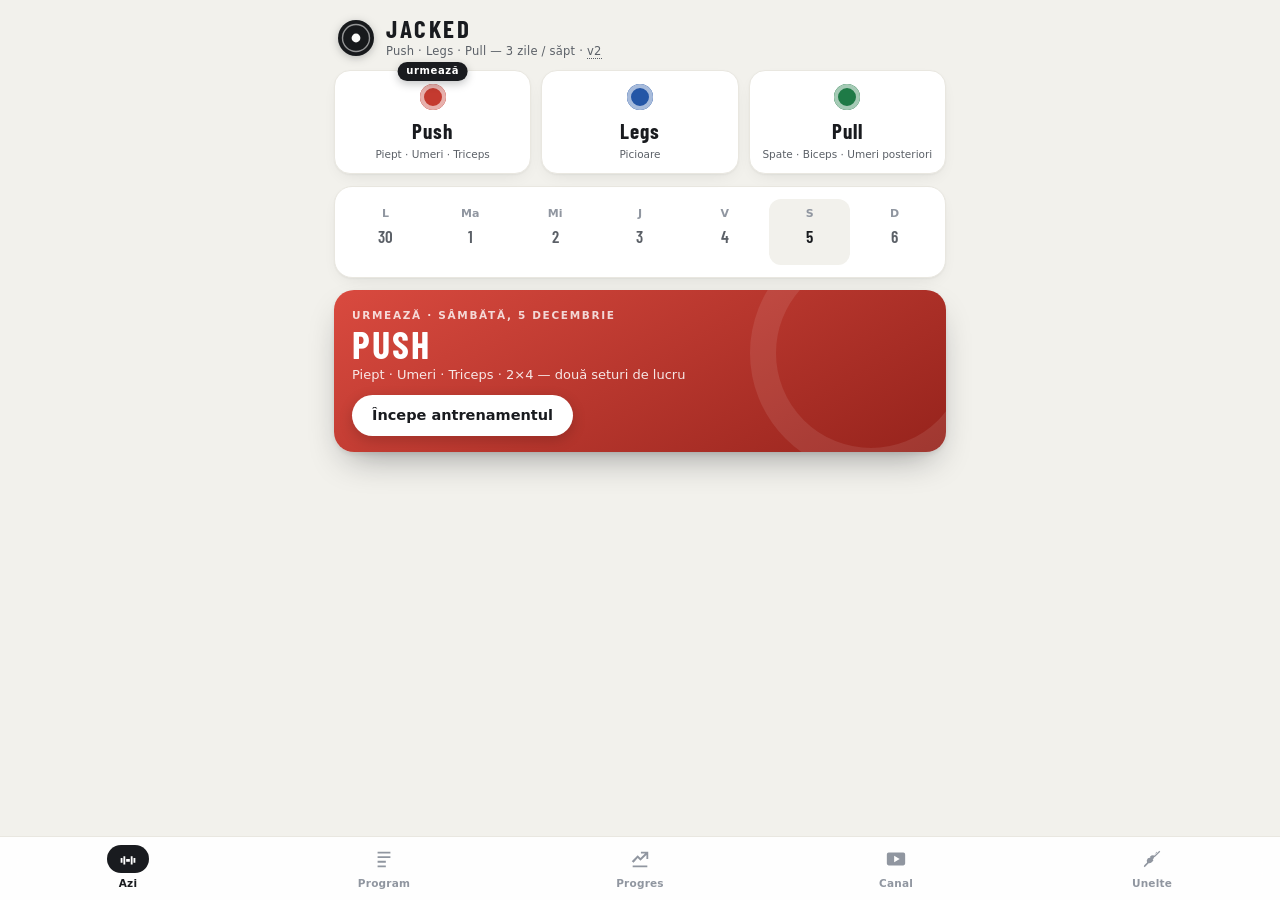
<file: index.html>
<!DOCTYPE html>
<html lang="ro">
<head>
<meta charset="utf-8">
<meta name="viewport" content="width=device-width, initial-scale=1, viewport-fit=cover">
<title>Jacked — Antrenament 3 zile</title>
<meta name="description" content="Jurnal de antrenament: programul Average to Jacked pe 3 zile — Push, Legs, Pull.">
<meta name="theme-color" content="#F2F1EC">
<link rel="manifest" href="manifest.webmanifest">
<link rel="icon" href="assets/icon-192.png">
<link rel="apple-touch-icon" href="assets/icon-180.png">
<meta name="apple-mobile-web-app-capable" content="yes">
<meta name="apple-mobile-web-app-status-bar-style" content="default">
<link rel="stylesheet" href="styles.css">
</head>
<body>

<header class="topbar">
  <div class="brand">
    <svg class="brand-plate" viewBox="0 0 40 40" aria-hidden="true">
      <circle cx="20" cy="20" r="18" fill="#17191C"/>
      <circle cx="20" cy="20" r="13.5" fill="none" stroke="#FAFAF9" stroke-width="1.4" opacity=".55"/>
      <circle cx="20" cy="20" r="4.4" fill="#FAFAF9"/>
    </svg>
    <div>
      <h1>JACKED</h1>
      <p class="brand-sub">Push · Legs · Pull — 3 zile / săpt · <a href="v2/" style="color:inherit;text-decoration:none;border-bottom:1px dotted currentColor">v2</a></p>
    </div>
  </div>
  <div id="streak" class="streak" hidden></div>
</header>

<main id="main">
  <!-- AZI -->
  <section id="view-azi" class="view" data-view="azi"></section>
  <!-- PROGRAM -->
  <section id="view-program" class="view" data-view="program" hidden></section>
  <!-- PROGRES -->
  <section id="view-progres" class="view" data-view="progres" hidden></section>
  <!-- UNELTE -->
  <section id="view-unelte" class="view" data-view="unelte" hidden></section>
  <!-- CANAL -->
  <section id="view-canal" class="view" data-view="canal" hidden></section>
</main>

<nav class="tabbar" role="tablist" aria-label="Navigare">
  <button class="tab active" data-tab="azi" role="tab" aria-selected="true">
    <svg viewBox="0 0 24 24"><path d="M4 11h2v5H4zm14 0h2v5h-2zM7 9h2v9H7zm8 0h2v9h-2zm-5 3h4v3h-4z"/></svg>
    <span>Azi</span>
  </button>
  <button class="tab" data-tab="program" role="tab" aria-selected="false">
    <svg viewBox="0 0 24 24"><path d="M5 4h14v2H5zm0 5h14v2H5zm0 5h9v2H5zm0 5h9v2H5z"/></svg>
    <span>Program</span>
  </button>
  <button class="tab" data-tab="progres" role="tab" aria-selected="false">
    <svg viewBox="0 0 24 24"><path d="M4 19h16v2H4zm1-3 4.5-5 3 3L19 7.5V12h2V4h-8v2h4.5L12.5 11l-3-3L3 14.5z"/></svg>
    <span>Progres</span>
  </button>
  <button class="tab" data-tab="canal" role="tab" aria-selected="false">
    <svg viewBox="0 0 24 24"><path d="M4 5h16a2 2 0 0 1 2 2v10a2 2 0 0 1-2 2H4a2 2 0 0 1-2-2V7a2 2 0 0 1 2-2zm6 3.5v7l6-3.5z"/></svg>
    <span>Canal</span>
  </button>
  <button class="tab" data-tab="unelte" role="tab" aria-selected="false">
    <svg viewBox="0 0 24 24"><path d="M13.8 9.2 20 3l1 1-6.2 6.2zM3 20l6.2-6.2 1 1L4 21zm7.4-9.6 3.2 3.2-1.9 1.9a4 4 0 0 1-4.4.9L4 19.7l-.7-.7 3.3-3.3a4 4 0 0 1 .9-4.4zm6.4-6.4.7.7-3.3 3.3a4 4 0 0 1-.9 4.4l-.5.5-3.2-3.2.5-.5a4 4 0 0 1 4.4-.9z"/></svg>
    <span>Unelte</span>
  </button>
</nav>

<!-- Timer pauză (foaie fixă jos) -->
<div id="rest-sheet" class="rest-sheet" hidden>
  <div class="rest-inner">
    <svg id="rest-plate" class="rest-plate" viewBox="0 0 120 120" aria-hidden="true">
      <circle cx="60" cy="60" r="54" class="plate-bg"/>
      <path id="rest-arc" class="plate-arc" d=""/>
      <circle cx="60" cy="60" r="40" class="plate-face"/>
      <circle cx="60" cy="60" r="12" class="plate-hub"/>
      <text id="rest-digits" x="60" y="60" class="plate-digits" text-anchor="middle" dominant-baseline="central">2:00</text>
    </svg>
    <div class="rest-info">
      <p class="rest-label">Pauză</p>
      <p id="rest-next" class="rest-next"></p>
      <div class="rest-actions">
        <button id="rest-plus" class="btn ghost">+30s</button>
        <button id="rest-skip" class="btn ghost">Sari peste</button>
      </div>
    </div>
  </div>
</div>

<!-- Modal video execuție -->
<div id="video-modal" class="modal" hidden>
  <div class="modal-card">
    <div class="modal-head">
      <h3 id="video-title">Execuție</h3>
      <button id="video-close" class="btn-x" aria-label="Închide">✕</button>
    </div>
    <div class="video-box"><div id="yt-player"></div></div>
    <p class="video-note">Secvență în buclă din canalul <a id="video-link" href="#" target="_blank" rel="noopener">Average to Jacked</a>.</p>
  </div>
</div>

<div id="toast" class="toast" hidden></div>

<script src="data.js"></script>
<script src="canal-ui.js"></script>
<script src="features.js"></script>
<script src="app.js"></script>
</body>
</html>
</file>
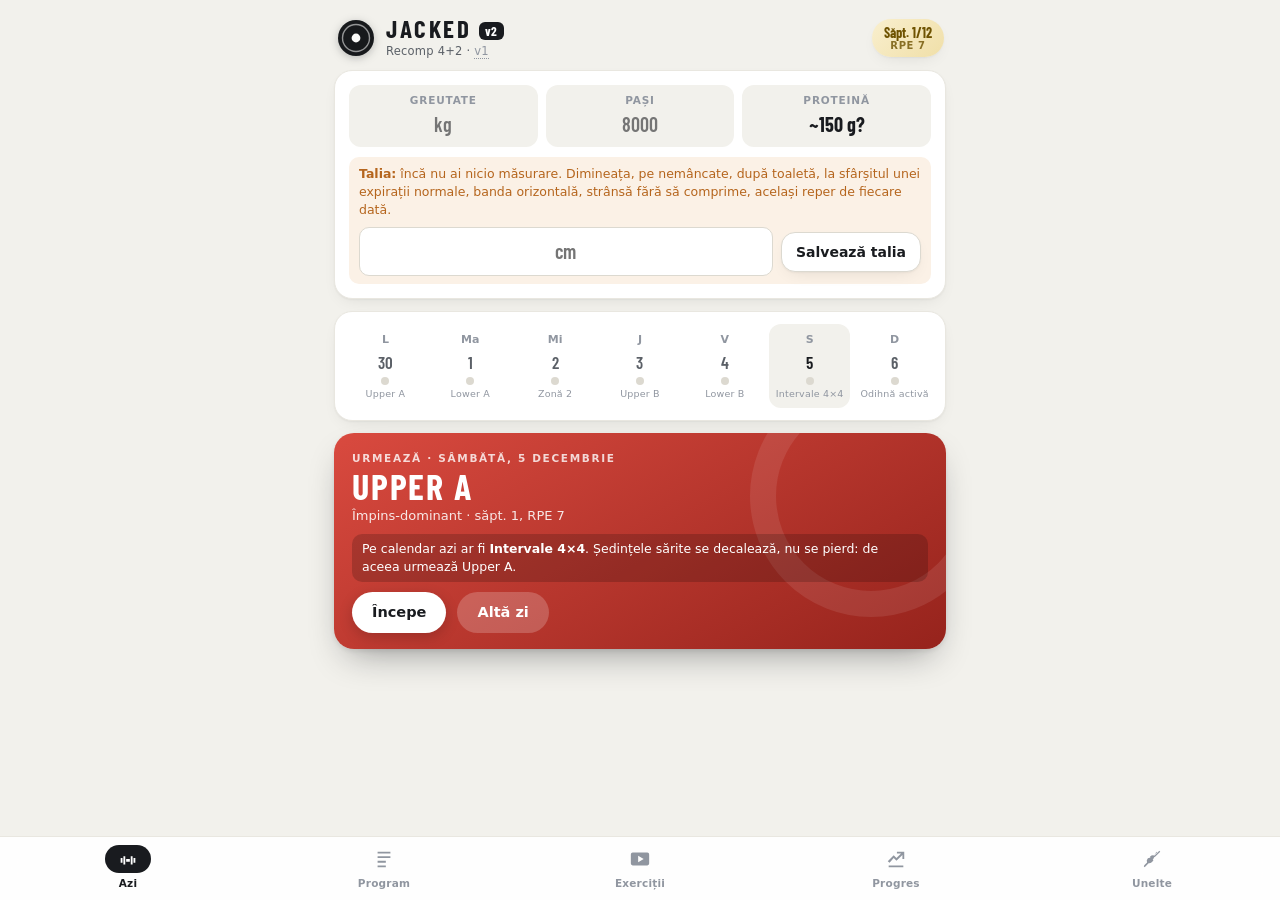
<file: v2/index.html>
<!DOCTYPE html>
<html lang="ro">
<head>
<meta charset="utf-8">
<meta name="viewport" content="width=device-width, initial-scale=1, viewport-fit=cover">
<title>Jacked v2 — Recomp 4+2</title>
<meta name="description" content="Jurnal de antrenament: programul Recomp 4+2 — forță 4 zile, cardio zonă 2 și intervale, mobilitate, încălzire și răcire.">
<meta name="theme-color" content="#F2F1EC">
<link rel="manifest" href="manifest.webmanifest">
<link rel="icon" href="assets/icon-192.png">
<link rel="apple-touch-icon" href="assets/icon-180.png">
<meta name="apple-mobile-web-app-capable" content="yes">
<meta name="apple-mobile-web-app-status-bar-style" content="default">
<link rel="stylesheet" href="styles.css">
</head>
<body>

<header class="topbar">
  <div class="brand">
    <svg class="brand-plate" viewBox="0 0 40 40" aria-hidden="true">
      <circle cx="20" cy="20" r="18" fill="#17191C"/>
      <circle cx="20" cy="20" r="13.5" fill="none" stroke="#FAFAF9" stroke-width="1.4" opacity=".55"/>
      <circle cx="20" cy="20" r="4.4" fill="#FAFAF9"/>
    </svg>
    <div>
      <h1>JACKED <span class="v2tag">v2</span></h1>
      <p class="brand-sub">Recomp 4+2 · <a href="../" class="v1link">v1</a></p>
    </div>
  </div>
  <div id="block-chip" class="streak" hidden></div>
</header>

<main id="main">
  <section id="view-azi" class="view" data-view="azi"></section>
  <section id="view-program" class="view" data-view="program" hidden></section>
  <section id="view-exercitii" class="view" data-view="exercitii" hidden></section>
  <section id="view-progres" class="view" data-view="progres" hidden></section>
  <section id="view-unelte" class="view" data-view="unelte" hidden></section>
</main>

<nav class="tabbar" role="tablist" aria-label="Navigare">
  <button class="tab active" data-tab="azi" role="tab" aria-selected="true">
    <svg viewBox="0 0 24 24"><path d="M4 11h2v5H4zm14 0h2v5h-2zM7 9h2v9H7zm8 0h2v9h-2zm-5 3h4v3h-4z"/></svg>
    <span>Azi</span>
  </button>
  <button class="tab" data-tab="program" role="tab" aria-selected="false">
    <svg viewBox="0 0 24 24"><path d="M5 4h14v2H5zm0 5h14v2H5zm0 5h9v2H5zm0 5h9v2H5z"/></svg>
    <span>Program</span>
  </button>
  <button class="tab" data-tab="exercitii" role="tab" aria-selected="false">
    <svg viewBox="0 0 24 24"><path d="M4 5h16a2 2 0 0 1 2 2v10a2 2 0 0 1-2 2H4a2 2 0 0 1-2-2V7a2 2 0 0 1 2-2zm6 3.5v7l6-3.5z"/></svg>
    <span>Exerciții</span>
  </button>
  <button class="tab" data-tab="progres" role="tab" aria-selected="false">
    <svg viewBox="0 0 24 24"><path d="M4 19h16v2H4zm1-3 4.5-5 3 3L19 7.5V12h2V4h-8v2h4.5L12.5 11l-3-3L3 14.5z"/></svg>
    <span>Progres</span>
  </button>
  <button class="tab" data-tab="unelte" role="tab" aria-selected="false">
    <svg viewBox="0 0 24 24"><path d="M13.8 9.2 20 3l1 1-6.2 6.2zM3 20l6.2-6.2 1 1L4 21zm7.4-9.6 3.2 3.2-1.9 1.9a4 4 0 0 1-4.4.9L4 19.7l-.7-.7 3.3-3.3a4 4 0 0 1 .9-4.4zm6.4-6.4.7.7-3.3 3.3a4 4 0 0 1-.9 4.4l-.5.5-3.2-3.2.5-.5a4 4 0 0 1 4.4-.9z"/></svg>
    <span>Unelte</span>
  </button>
</nav>

<!-- Cronometrul de pauză (foaie fixă jos) -->
<div id="rest-sheet" class="rest-sheet" hidden>
  <div class="rest-inner">
    <svg id="rest-plate" class="rest-plate" viewBox="0 0 120 120" aria-hidden="true">
      <circle cx="60" cy="60" r="54" class="plate-bg"/>
      <path id="rest-arc" class="plate-arc" d=""/>
      <circle cx="60" cy="60" r="40" class="plate-face"/>
      <circle cx="60" cy="60" r="12" class="plate-hub"/>
      <text id="rest-digits" x="60" y="60" class="plate-digits" text-anchor="middle" dominant-baseline="central">2:00</text>
    </svg>
    <div class="rest-info">
      <p class="rest-label">Pauză</p>
      <p id="rest-next" class="rest-next"></p>
      <div class="rest-actions">
        <button id="rest-plus" class="btn ghost">+30s</button>
        <button id="rest-skip" class="btn ghost">Sari peste</button>
      </div>
    </div>
  </div>
</div>

<!-- Modal video -->
<div id="video-modal" class="modal" hidden>
  <div class="modal-card">
    <div class="modal-head">
      <h3 id="video-title">Execuție</h3>
      <button id="video-close" class="btn-x" aria-label="Închide">✕</button>
    </div>
    <div class="video-box"><div id="yt-player"></div></div>
    <p class="video-note"></p>
  </div>
</div>

<div id="toast" class="toast" hidden></div>

<script src="data.js"></script>
<script src="videos.js"></script>
<script src="engine.js"></script>
<script src="ui.js"></script>
<script src="app.js"></script>
</body>
</html>
</file>
<file: styles.css>
/* ===== Fonturi locale (funcționează offline) ===== */
@font-face { font-family:'Barlow Condensed'; font-style:normal; font-weight:500; font-display:swap;
  src:url('assets/barlow-500-latin-ext.woff2') format('woff2');
  unicode-range:U+0100-02BA,U+02BD-02C5,U+02C7-02CC,U+02CE-02D7,U+02DD-02FF,U+0304,U+0308,U+0329,U+1D00-1DBF,U+1E00-1E9F,U+1EF2-1EFF,U+2020,U+20A0-20AB,U+20AD-20C0,U+2113,U+2C60-2C7F,U+A720-A7FF; }
@font-face { font-family:'Barlow Condensed'; font-style:normal; font-weight:500; font-display:swap;
  src:url('assets/barlow-500-latin.woff2') format('woff2');
  unicode-range:U+0000-00FF,U+0131,U+0152-0153,U+02BB-02BC,U+02C6,U+02DA,U+02DC,U+0304,U+0308,U+0329,U+2000-206F,U+20AC,U+2122,U+2191,U+2193,U+2212,U+2215,U+FEFF,U+FFFD; }
@font-face { font-family:'Barlow Condensed'; font-style:normal; font-weight:600; font-display:swap;
  src:url('assets/barlow-600-latin-ext.woff2') format('woff2');
  unicode-range:U+0100-02BA,U+02BD-02C5,U+02C7-02CC,U+02CE-02D7,U+02DD-02FF,U+0304,U+0308,U+0329,U+1D00-1DBF,U+1E00-1E9F,U+1EF2-1EFF,U+2020,U+20A0-20AB,U+20AD-20C0,U+2113,U+2C60-2C7F,U+A720-A7FF; }
@font-face { font-family:'Barlow Condensed'; font-style:normal; font-weight:600; font-display:swap;
  src:url('assets/barlow-600-latin.woff2') format('woff2');
  unicode-range:U+0000-00FF,U+0131,U+0152-0153,U+02BB-02BC,U+02C6,U+02DA,U+02DC,U+0304,U+0308,U+0329,U+2000-206F,U+20AC,U+2122,U+2191,U+2193,U+2212,U+2215,U+FEFF,U+FFFD; }
@font-face { font-family:'Barlow Condensed'; font-style:normal; font-weight:700; font-display:swap;
  src:url('assets/barlow-700-latin-ext.woff2') format('woff2');
  unicode-range:U+0100-02BA,U+02BD-02C5,U+02C7-02CC,U+02CE-02D7,U+02DD-02FF,U+0304,U+0308,U+0329,U+1D00-1DBF,U+1E00-1E9F,U+1EF2-1EFF,U+2020,U+20A0-20AB,U+20AD-20C0,U+2113,U+2C60-2C7F,U+A720-A7FF; }
@font-face { font-family:'Barlow Condensed'; font-style:normal; font-weight:700; font-display:swap;
  src:url('assets/barlow-700-latin.woff2') format('woff2');
  unicode-range:U+0000-00FF,U+0131,U+0152-0153,U+02BB-02BC,U+02C6,U+02DA,U+02DC,U+0304,U+0308,U+0329,U+2000-206F,U+20AC,U+2122,U+2191,U+2193,U+2212,U+2215,U+FEFF,U+FFFD; }

/* ===== Design tokens ===== */
:root {
  --paper:#F2F1EC;            /* fundal cald, tonat — cardurile albe „plutesc" pe el */
  --card:#FFFFFF;
  --ink:#191B1F; --ink2:#5B6067; --ink3:#9096A0;
  --line:#E9E7E0; --line2:#DCD9D0;
  --push:#C43A2F; --legs:#2456A6; --pull:#1E7A46;
  --daycolor:#C43A2F;
  --daygrad:linear-gradient(150deg,#D94A3F,#96231C);
  --gold-bg:linear-gradient(135deg,#F9EFCE,#F0DFA8); --gold-ink:#6E5200;
  --ok:#1E7A46; --ok-bg:#EFF6F0;
  --disp:'Barlow Condensed','Arial Narrow',system-ui,sans-serif;
  --body:system-ui,-apple-system,'Segoe UI',Roboto,sans-serif;
  --r-card:18px; --r-el:12px;
  --shadow:0 1px 2px rgba(20,22,26,.04), 0 12px 32px -14px rgba(20,22,26,.22);
  --shadow-soft:0 1px 2px rgba(20,22,26,.04), 0 6px 18px -8px rgba(20,22,26,.12);
  --tabbar-h:64px;
}
* { box-sizing:border-box; margin:0; padding:0; -webkit-tap-highlight-color:transparent; }
[hidden] { display:none !important; }
html { -webkit-text-size-adjust:100%; }
body {
  background:var(--paper); color:var(--ink); font-family:var(--body);
  font-size:16px; line-height:1.45;
  padding-bottom:calc(var(--tabbar-h) + env(safe-area-inset-bottom));
}
button { font:inherit; color:inherit; background:none; border:none; cursor:pointer; }
input { font:inherit; }
a { color:inherit; }

/* ===== Bara de sus ===== */
.topbar {
  display:flex; align-items:center; justify-content:space-between;
  padding:16px 16px 10px; max-width:640px; margin:0 auto;
}
.brand { display:flex; align-items:center; gap:10px; }
.brand-plate { width:40px; height:40px; filter:drop-shadow(0 2px 4px rgba(20,22,26,.25)); }
.topbar h1 { font-family:var(--disp); font-weight:700; font-size:25px; letter-spacing:.1em; line-height:1; }
.brand-sub { font-size:11.5px; color:var(--ink2); margin-top:2px; letter-spacing:.02em; }
.streak {
  font-family:var(--disp); font-weight:700; font-size:15px;
  background:var(--gold-bg); color:var(--gold-ink);
  padding:6px 13px; border-radius:999px; white-space:nowrap;
  box-shadow:var(--shadow-soft);
}

/* ===== Layout ===== */
main { max-width:640px; margin:0 auto; padding:0 14px 28px; }
.view > * + * { margin-top:12px; }

.card {
  background:var(--card); border:1px solid var(--line); border-radius:var(--r-card);
  box-shadow:var(--shadow-soft); padding:14px;
}
.section-title {
  font-family:var(--body); font-weight:700; font-size:12px; letter-spacing:.14em;
  text-transform:uppercase; color:var(--ink3); margin:22px 4px 8px;
}
.muted { color:var(--ink2); font-size:14px; }
.small { font-size:13px; }

/* ===== Banner-erou zi (Azi) ===== */
.day-hero {
  border-radius:20px; padding:18px 18px 16px; color:#fff;
  background:var(--daygrad);
  display:flex; align-items:center; justify-content:space-between; gap:14px;
  box-shadow:0 2px 4px rgba(20,22,26,.08), 0 16px 36px -14px rgba(20,22,26,.45);
  position:relative; overflow:hidden;
}
.day-hero::after {
  content:""; position:absolute; right:-46px; top:-58px; width:190px; height:190px;
  border-radius:50%; border:26px solid rgba(255,255,255,.09); pointer-events:none;
}
.h-eyebrow { font-size:10.5px; font-weight:700; letter-spacing:.16em; text-transform:uppercase; opacity:.8; }
.day-hero h2 {
  font-family:var(--disp); font-weight:700; font-size:38px; line-height:1;
  letter-spacing:.05em; text-transform:uppercase; margin:2px 0 3px;
}
.h-sub { font-size:13px; opacity:.88; }
.h-ring { position:relative; z-index:1; flex:0 0 auto; }
.h-ring .ring-txt { font-family:var(--disp); font-weight:700; font-size:19px; fill:#fff; }
.h-ring .ring-lbl { font-size:8.5px; fill:rgba(255,255,255,.8); letter-spacing:.08em; }
.btn-hero {
  display:inline-block; margin-top:10px; background:#fff; color:var(--ink);
  font-weight:700; font-size:14.5px; padding:10px 20px; border-radius:999px;
  box-shadow:0 4px 14px rgba(0,0,0,.18);
}

/* ===== Selector zi ===== */
.day-picker { display:grid; grid-template-columns:repeat(3,1fr); gap:10px; }
.day-btn {
  --c:var(--ink);
  position:relative; background:var(--card); border:1px solid var(--line);
  border-radius:16px; padding:13px 6px 11px; text-align:center;
  box-shadow:var(--shadow-soft);
  transition:transform .06s;
}
.day-btn:active { transform:scale(.97); }
.day-btn .dot {
  display:block; width:26px; height:26px; border-radius:50%; margin:0 auto 6px;
  background:var(--c); box-shadow:inset 0 0 0 4px rgba(255,255,255,.6), inset 0 0 0 5.5px var(--c);
}
.day-btn .d-name { display:block; font-family:var(--disp); font-weight:700; font-size:21px; letter-spacing:.05em; }
.day-btn .d-sub { display:block; font-size:10.5px; color:var(--ink2); margin-top:1px; }
.day-btn.selected { background:var(--g,var(--daygrad)); border-color:transparent; box-shadow:var(--shadow); }
.day-btn.selected .d-name { color:#fff; }
.day-btn.selected .d-sub { color:rgba(255,255,255,.85); }
.day-btn.selected .dot { background:#fff; box-shadow:inset 0 0 0 4px rgba(255,255,255,.35), inset 0 0 0 5.5px #fff; }
.day-btn .next-chip {
  position:absolute; top:-9px; left:50%; transform:translateX(-50%);
  background:var(--ink); color:#fff; font-size:10px; font-weight:700;
  padding:2.5px 9px; border-radius:999px; letter-spacing:.06em; white-space:nowrap;
  box-shadow:0 3px 8px rgba(20,22,26,.25);
}

/* ===== Card exercițiu ===== */
.ex-card { padding:0; overflow:hidden; box-shadow:var(--shadow); }
.ex-head { display:flex; align-items:flex-start; gap:10px; padding:15px 15px 0; }
.ex-num {
  font-family:var(--disp); font-weight:700; font-size:15px; color:#fff;
  background:var(--daygrad); border-radius:50%;
  width:26px; height:26px; flex:0 0 26px; display:grid; place-items:center; margin-top:2px;
  box-shadow:0 2px 6px rgba(20,22,26,.25);
}
.ex-title { flex:1; min-width:0; }
.ex-title h3 { font-family:var(--disp); font-weight:600; font-size:21px; line-height:1.1; letter-spacing:.02em; }
.ex-title .ro { font-size:13px; color:var(--ink2); margin-top:1px; }
.ex-target { font-size:12.5px; color:var(--ink2); margin-top:4px; }
.ex-target b { color:var(--daycolor); font-weight:700; }
.btn-video {
  flex:0 0 auto; display:flex; align-items:center; gap:5px;
  border:none; border-radius:999px; padding:8px 13px;
  font-size:13px; font-weight:700; color:var(--daycolor);
  background:color-mix(in srgb, var(--daycolor) 10%, #fff);
}
.btn-video svg { width:13px; height:13px; fill:var(--daycolor); }
.ex-cues { padding:9px 15px 0 51px; font-size:13px; color:var(--ink2); }
.ex-last { padding:6px 15px 0 51px; font-size:12.5px; color:var(--ink3); }
.ex-suggest {
  margin:10px 15px 0 51px; display:inline-block;
  background:var(--gold-bg); color:var(--gold-ink);
  font-size:12.5px; font-weight:700; padding:4px 11px; border-radius:999px;
}
.ex-warmup {
  margin:10px 15px 13px 51px; padding:9px 12px;
  background:var(--paper); border-radius:12px;
  font-size:12.5px; color:var(--ink2);
  display:flex; flex-wrap:wrap; align-items:center; gap:6px 8px;
}
.ex-warmup b {
  font-family:var(--body); font-weight:700; font-size:10.5px; letter-spacing:.12em;
  text-transform:uppercase; color:var(--ink3);
}
.ex-warmup .wu-set {
  background:var(--card); border-radius:8px; box-shadow:0 1px 3px rgba(20,22,26,.1);
  padding:3px 9px; font-family:var(--disp); font-weight:600; font-size:15px; color:var(--ink);
  white-space:nowrap;
}

/* seturi */
.sets { margin-top:6px; border-top:1px solid var(--line); }
.set-row {
  display:grid; grid-template-columns:34px 1fr 1fr 56px; align-items:center; gap:8px;
  padding:8px 15px; border-bottom:1px solid var(--line);
  transition:background .15s;
}
.set-row:last-child { border-bottom:none; }
.set-row .s-idx { font-family:var(--disp); font-weight:600; font-size:15px; color:var(--ink3); text-align:center; }
.set-row.done { background:var(--ok-bg); }
.set-row.done .s-idx { color:var(--ok); }
.num-field { position:relative; }
.num-field input {
  width:100%; border:1.5px solid var(--line2); border-radius:var(--r-el);
  padding:10px 8px; text-align:center;
  font-family:var(--disp); font-weight:600; font-size:20px;
  background:var(--card); color:var(--ink);
}
.num-field input:focus { outline:2px solid var(--daycolor); outline-offset:-1px; border-color:transparent; }
.num-field .unit {
  position:absolute; right:8px; top:50%; transform:translateY(-50%);
  font-size:10.5px; color:var(--ink3); pointer-events:none;
}
.btn-set {
  height:44px; border-radius:var(--r-el); border:1.5px solid var(--line2);
  display:grid; place-items:center; background:var(--card);
  transition:background .12s, border-color .12s;
}
.btn-set svg { width:20px; height:20px; fill:var(--ink3); }
.set-row.done .btn-set { background:var(--ok); border-color:var(--ok); box-shadow:0 2px 8px rgba(30,122,70,.35); }
.set-row.done .btn-set svg { fill:#fff; }
.set-row.done input { color:var(--ink3); background:transparent; border-color:var(--line); }

.ex-foot { padding:10px 15px 13px; }
.btn-addset { font-size:13px; font-weight:700; color:var(--ink3); }

/* ===== Butoane ===== */
.btn {
  display:inline-flex; align-items:center; justify-content:center; gap:8px;
  border-radius:14px; padding:14px 18px; font-weight:700; font-size:15.5px;
  background:var(--ink); color:#fff; width:100%;
  box-shadow:var(--shadow);
  transition:transform .05s;
}
.btn:active { transform:scale(.99); }
.btn.finish { background:var(--daygrad); }
.btn.ghost { background:var(--card); color:var(--ink); border:1px solid var(--line2); box-shadow:var(--shadow-soft); width:auto; padding:9px 14px; font-size:14px; font-weight:600; }
.btn[disabled] { opacity:.45; pointer-events:none; }
.btn-x { font-size:17px; color:var(--ink2); padding:4px 8px; }

/* ===== Program view ===== */
.pday-head { display:flex; align-items:center; gap:10px; }
.pday-head .dot { width:22px; height:22px; border-radius:50%; background:var(--c);
  box-shadow:inset 0 0 0 3.5px rgba(255,255,255,.6), inset 0 0 0 5px var(--c); }
.pday-head h3 { font-family:var(--disp); font-weight:700; font-size:24px; letter-spacing:.04em; text-transform:uppercase; }
.pday-head .muted { margin-left:auto; }
.p-ex { display:flex; align-items:center; gap:8px; padding:9px 0; border-bottom:1px solid var(--line); }
.p-ex:last-child { border-bottom:none; }
.p-ex .n { flex:1; min-width:0; }
.p-ex .n b { font-weight:600; font-size:14.5px; display:block; }
.p-ex .n span { font-size:12px; color:var(--ink2); }
.p-ex .t { font-family:var(--disp); font-weight:700; font-size:15px; color:var(--ink2); white-space:nowrap; }
.p-ex .play { flex:0 0 auto; padding:5px; }
.p-ex .play svg { width:18px; height:18px; fill:var(--ink3); }
.rule-item { padding:10px 0; border-bottom:1px solid var(--line); }
.rule-item:last-child { border-bottom:none; }
.rule-item b { font-weight:700; font-size:14.5px; }
.rule-item p { font-size:13.5px; color:var(--ink2); margin-top:2px; }

/* ===== Progres ===== */
.ex-select {
  width:100%; border:1px solid var(--line2); border-radius:14px; padding:12px;
  font:inherit; font-weight:600; background:var(--card); color:var(--ink);
  box-shadow:var(--shadow-soft);
  appearance:none; -webkit-appearance:none;
}
.chart-wrap { position:relative; }
.chart-wrap svg { display:block; width:100%; height:auto; }
.chart-tip {
  position:absolute; pointer-events:none; background:var(--ink); color:#fff;
  font-size:12px; padding:4px 8px; border-radius:8px; white-space:nowrap;
  transform:translate(-50%,-130%); opacity:0; transition:opacity .1s;
}
.stat-row { display:grid; grid-template-columns:repeat(3,1fr); gap:10px; }
.stat-tile { text-align:center; padding:14px 6px 12px; }
.stat-tile .v { font-family:var(--disp); font-weight:700; font-size:31px; line-height:1; }
.stat-tile .l { font-size:11px; color:var(--ink2); margin-top:4px; letter-spacing:.02em; }
.hist-row { display:flex; gap:10px; padding:9px 0; border-bottom:1px solid var(--line); font-size:13.5px; }
.hist-row:last-child { border-bottom:none; }
.hist-row .d { color:var(--ink2); white-space:nowrap; }
.hist-row .s { flex:1; }
.pr-flag { color:var(--gold-ink); font-weight:700; }

/* ===== Unelte ===== */
.tool-grid { display:grid; grid-template-columns:1fr 1fr; gap:10px; }
.tool-grid input {
  width:100%; border:1.5px solid var(--line2); border-radius:var(--r-el); padding:11px;
  text-align:center; font-family:var(--disp); font-weight:600; font-size:21px;
}
.tool-grid input:focus { outline:2px solid var(--ink); outline-offset:-1px; }
.tool-grid label { font-size:12px; color:var(--ink2); display:block; margin-bottom:5px; font-weight:600; }
.rm-result { text-align:center; margin-top:12px; }
.rm-result .v { font-family:var(--disp); font-weight:700; font-size:38px; }
.rm-table { width:100%; border-collapse:collapse; margin-top:10px; font-size:13.5px; }
.rm-table td { padding:6px 4px; border-bottom:1px solid var(--line); }
.rm-table td:last-child { text-align:right; font-family:var(--disp); font-weight:600; font-size:15.5px; }

/* ===== Tab bar ===== */
.tabbar {
  position:fixed; bottom:0; left:0; right:0; z-index:40;
  display:flex; justify-content:space-around;
  background:rgba(255,255,255,.92); backdrop-filter:blur(14px); -webkit-backdrop-filter:blur(14px);
  border-top:1px solid var(--line);
  padding-bottom:env(safe-area-inset-bottom);
  height:calc(var(--tabbar-h) + env(safe-area-inset-bottom));
}
.tab {
  flex:1; display:flex; flex-direction:column; align-items:center; gap:3px;
  padding:8px 0 6px; color:var(--ink3); font-size:10.5px; font-weight:700; letter-spacing:.02em;
}
.tab svg { width:22px; height:22px; fill:currentColor; padding:3px 14px; border-radius:999px; box-sizing:content-box; transition:background .15s; }
.tab.active { color:var(--ink); }
.tab.active svg { background:var(--ink); fill:#fff; }

/* ===== Timer pauză ===== */
.rest-sheet {
  position:fixed; left:0; right:0; bottom:calc(var(--tabbar-h) + env(safe-area-inset-bottom));
  z-index:50; padding:10px 14px;
  animation:slideup .22s ease-out;
}
@keyframes slideup { from { transform:translateY(20px); opacity:0; } to { transform:none; opacity:1; } }
.rest-inner {
  max-width:640px; margin:0 auto; display:flex; align-items:center; gap:14px;
  background:linear-gradient(160deg,#26282E,#141519); color:#fff; border-radius:20px; padding:13px 16px;
  box-shadow:0 10px 36px rgba(15,16,20,.45);
}
.rest-plate { width:88px; height:88px; flex:0 0 88px; }
.plate-bg { fill:rgba(255,255,255,.12); }
.plate-arc { fill:var(--daycolor); }
.plate-face { fill:rgba(255,255,255,.07); }
.plate-hub { fill:rgba(255,255,255,.15); }
.plate-digits { font-family:var(--disp); font-weight:700; font-size:26px; fill:#fff; }
.rest-info { flex:1; min-width:0; }
.rest-label { font-family:var(--disp); font-weight:600; font-size:16px; letter-spacing:.12em; text-transform:uppercase; opacity:.7; }
.rest-next { font-size:13px; opacity:.88; margin-top:1px; overflow:hidden; text-overflow:ellipsis; white-space:nowrap; }
.rest-actions { display:flex; gap:8px; margin-top:9px; }
.rest-actions .btn.ghost { background:rgba(255,255,255,.13); border-color:transparent; color:#fff; padding:7px 13px; font-size:13.5px; box-shadow:none; }
.card .rest-actions .btn.ghost { background:var(--card); border-color:var(--line2); color:var(--ink); }

/* ===== Modal video ===== */
.modal {
  position:fixed; inset:0; z-index:60; display:grid; place-items:center;
  background:rgba(18,19,23,.6); backdrop-filter:blur(3px); -webkit-backdrop-filter:blur(3px);
  padding:16px;
}
.modal-card {
  width:100%; max-width:560px; background:var(--card); border-radius:20px;
  overflow:hidden; box-shadow:0 24px 70px rgba(0,0,0,.45);
}
.modal-head { display:flex; align-items:center; justify-content:space-between; padding:13px 15px; }
.modal-head h3 { font-family:var(--disp); font-weight:600; font-size:20px; }
.video-box { position:relative; width:100%; aspect-ratio:16/9; background:#000; }
.video-box iframe, .video-box video { position:absolute; inset:0; width:100%; height:100%; border:0; object-fit:contain; background:#000; }
.video-note { padding:11px 15px 14px; font-size:12.5px; color:var(--ink2); }
.video-note a { color:var(--ink); font-weight:700; }

/* ===== Toast ===== */
.toast {
  position:fixed; left:50%; transform:translateX(-50%);
  bottom:calc(var(--tabbar-h) + env(safe-area-inset-bottom) + 14px);
  z-index:70; background:var(--ink); color:#fff; font-size:14px; font-weight:600;
  padding:11px 19px; border-radius:999px; box-shadow:0 10px 28px rgba(15,16,20,.35);
  animation:slideup .2s ease-out;
}
.toast.gold { background:#6E5200; }

/* ===== Diverse ===== */
.empty { text-align:center; padding:28px 10px; color:var(--ink2); font-size:14px; }
.finish-box { margin-top:16px; }

@media (prefers-reduced-motion: reduce) {
  * { animation:none !important; transition:none !important; }
}

/* ===== Canal ===== */
.tab svg { padding:3px 10px; }
.c-load { padding:40px 16px; text-align:center; }
.c-seg { display:grid; grid-template-columns:1fr 1fr; gap:4px; padding:4px; margin-bottom:12px; background:var(--line); border-radius:14px; }
.c-seg-b { padding:10px 6px; border-radius:11px; font-size:13.5px; font-weight:600; color:var(--ink2); }
.c-seg-b.on { background:var(--card); color:var(--ink); box-shadow:var(--shadow-soft); }
.c-intro { margin:0 4px 12px; }
.c-intro a, .c-sch a, .c-reg a { color:inherit; }
.c-tema summary { display:flex; align-items:center; justify-content:space-between; gap:10px; cursor:pointer; font-size:15.5px; list-style:none; }
.c-tema summary::-webkit-details-marker { display:none; }
.c-n { flex:none; min-width:24px; padding:1px 7px; border-radius:999px; background:var(--paper); color:var(--ink2); font-size:12px; font-weight:600; text-align:center; }
.c-rez { margin-top:8px; }
.c-reg, .c-idei, .c-ex ul { margin:8px 0 0; padding-left:18px; font-size:14px; }
.c-reg li, .c-idei li, .c-ex li { margin-top:6px; overflow-wrap:anywhere; }
.c-surse { white-space:nowrap; }
.c-surse a { display:inline-block; padding:0 5px; color:var(--ink3); text-decoration:none; font-size:12px; }
.c-sch p { margin-top:6px; }
.c-filtre { display:grid; gap:8px; }
.c-q, .c-rand select { width:100%; min-width:0; padding:11px 12px; border:1.5px solid var(--line2); border-radius:var(--r-el); background:var(--card); color:var(--ink); font:inherit; font-size:15px; }
.c-rand { display:grid; grid-template-columns:1fr 1fr; gap:8px; }
.c-count { margin:4px 4px 10px; }
.c-t { display:block; font-weight:700; font-size:15px; color:var(--ink); text-decoration:none; overflow-wrap:anywhere; }
.c-ex { margin-top:8px; font-size:13.5px; color:var(--ink2); }
.c-ex summary { cursor:pointer; }
.c-more { display:block; width:100%; margin:4px 0 16px; }

/* ===== Săptămâna, stretching, canal pe card ===== */
.week { padding:12px 10px; }
.week-row { display:grid; grid-template-columns:repeat(7,1fr); gap:4px; text-align:center; }
.wk { display:flex; flex-direction:column; align-items:center; gap:2px; padding:6px 0; border-radius:12px; border:1.5px solid transparent; }
.wk-n { font-size:11px; font-weight:700; color:var(--ink3); }
.wk-d { font-family:var(--disp); font-size:17px; font-weight:600; color:var(--ink2); }
.wk-dot { width:7px; height:7px; border-radius:50%; background:transparent; }
.wk.today { background:var(--paper); }
.wk.today .wk-d { color:var(--ink); }
.wk.plan { border-color:var(--line2); border-style:dashed; }
.wk.done .wk-d { color:var(--ink); }
.week-msg { margin:10px 4px 0; }
.ex-canal { display:block; margin:8px 15px 0 51px; padding:0; font-size:13px; font-weight:600; color:var(--daycolor); text-align:left; }
.sheet-card { max-height:86vh; display:flex; flex-direction:column; width:min(560px,100%); }
.sheet-body { overflow:auto; padding:0 15px 16px; }
.sh-tema h4 { margin:6px 0 2px; font-size:15px; }
.st-item { display:flex; align-items:center; gap:10px; padding:10px 0; border-top:1px solid var(--line); }
.st-check { flex:1; display:flex; gap:10px; align-items:flex-start; cursor:pointer; }
.st-check input { width:20px; height:20px; margin-top:2px; flex:none; accent-color:var(--ok); }
.st-check > span { display:flex; flex-direction:column; gap:2px; font-size:14px; }
.st-timer { flex:none; min-width:68px; }
.st-timer.on { background:var(--ink); color:#fff; border-color:var(--ink); }
.st-src { margin-top:10px; }
.st-start { display:block; width:100%; margin:-4px 0 8px; }
#video-modal { z-index:65; }
.st-item { flex-wrap:wrap; row-gap:8px; }
.st-item .st-check { flex:1 1 100%; }
.st-vid { flex:none; margin-left:30px; }
.st-vid + .st-timer { margin-left:auto; }
.st-zi { display:flex; align-items:center; gap:12px; border-left:4px solid var(--daycolor, var(--ink)); }
.st-zi-t { flex:1; min-width:0; display:flex; flex-direction:column; gap:3px; font-size:14.5px; }
.st-zi .btn { flex:none; }
.st-zi-row { display:grid; grid-template-columns:1fr 1fr; gap:8px; margin-top:10px; }
.st-zi-row .btn { width:100%; font-size:13.5px; padding-left:8px; padding-right:8px; }
</file>
<file: v2/styles.css>
/* JACKED v2 — stiluri. Aceeași bază vizuală ca v1, componente noi pentru checklist, RPE, cardio. */

/* ===== Fonturi locale ===== */
@font-face { font-family:'Barlow Condensed'; font-style:normal; font-weight:500; font-display:swap;
  src:url('assets/barlow-500-latin-ext.woff2') format('woff2');
  unicode-range:U+0100-02BA,U+02BD-02C5,U+02C7-02CC,U+02CE-02D7,U+02DD-02FF,U+0304,U+0308,U+0329,U+1D00-1DBF,U+1E00-1E9F,U+1EF2-1EFF,U+2020,U+20A0-20AB,U+20AD-20C0,U+2113,U+2C60-2C7F,U+A720-A7FF; }
@font-face { font-family:'Barlow Condensed'; font-style:normal; font-weight:500; font-display:swap;
  src:url('assets/barlow-500-latin.woff2') format('woff2');
  unicode-range:U+0000-00FF,U+0131,U+0152-0153,U+02BB-02BC,U+02C6,U+02DA,U+02DC,U+0304,U+0308,U+0329,U+2000-206F,U+20AC,U+2122,U+2191,U+2193,U+2212,U+2215,U+FEFF,U+FFFD; }
@font-face { font-family:'Barlow Condensed'; font-style:normal; font-weight:600; font-display:swap;
  src:url('assets/barlow-600-latin-ext.woff2') format('woff2');
  unicode-range:U+0100-02BA,U+02BD-02C5,U+02C7-02CC,U+02CE-02D7,U+02DD-02FF,U+0304,U+0308,U+0329,U+1D00-1DBF,U+1E00-1E9F,U+1EF2-1EFF,U+2020,U+20A0-20AB,U+20AD-20C0,U+2113,U+2C60-2C7F,U+A720-A7FF; }
@font-face { font-family:'Barlow Condensed'; font-style:normal; font-weight:600; font-display:swap;
  src:url('assets/barlow-600-latin.woff2') format('woff2');
  unicode-range:U+0000-00FF,U+0131,U+0152-0153,U+02BB-02BC,U+02C6,U+02DA,U+02DC,U+0304,U+0308,U+0329,U+2000-206F,U+20AC,U+2122,U+2191,U+2193,U+2212,U+2215,U+FEFF,U+FFFD; }
@font-face { font-family:'Barlow Condensed'; font-style:normal; font-weight:700; font-display:swap;
  src:url('assets/barlow-700-latin-ext.woff2') format('woff2');
  unicode-range:U+0100-02BA,U+02BD-02C5,U+02C7-02CC,U+02CE-02D7,U+02DD-02FF,U+0304,U+0308,U+0329,U+1D00-1DBF,U+1E00-1E9F,U+1EF2-1EFF,U+2020,U+20A0-20AB,U+20AD-20C0,U+2113,U+2C60-2C7F,U+A720-A7FF; }
@font-face { font-family:'Barlow Condensed'; font-style:normal; font-weight:700; font-display:swap;
  src:url('assets/barlow-700-latin.woff2') format('woff2');
  unicode-range:U+0000-00FF,U+0131,U+0152-0153,U+02BB-02BC,U+02C6,U+02DA,U+02DC,U+0304,U+0308,U+0329,U+2000-206F,U+20AC,U+2122,U+2191,U+2193,U+2212,U+2215,U+FEFF,U+FFFD; }

/* ===== Tokens ===== */
:root {
  --paper:#F2F1EC; --card:#FFFFFF;
  --ink:#191B1F; --ink2:#5B6067; --ink3:#9096A0;
  --line:#E9E7E0; --line2:#DCD9D0;
  --daycolor:#C43A2F; --daygrad:linear-gradient(150deg,#D94A3F,#96231C);
  --gold-bg:linear-gradient(135deg,#F9EFCE,#F0DFA8); --gold-ink:#6E5200;
  --ok:#1E7A46; --ok-bg:#EFF6F0; --warn:#B5651D; --warn-bg:#FBF1E6; --bad:#B3261E; --bad-bg:#FBECEA;
  --disp:'Barlow Condensed','Arial Narrow',system-ui,sans-serif;
  --body:system-ui,-apple-system,'Segoe UI',Roboto,sans-serif;
  --r-card:18px; --r-el:12px;
  --shadow:0 1px 2px rgba(20,22,26,.04), 0 12px 32px -14px rgba(20,22,26,.22);
  --shadow-soft:0 1px 2px rgba(20,22,26,.04), 0 6px 18px -8px rgba(20,22,26,.12);
  --tabbar-h:64px;
}
* { box-sizing:border-box; margin:0; padding:0; -webkit-tap-highlight-color:transparent; }
[hidden] { display:none !important; }
html { -webkit-text-size-adjust:100%; }
body { background:var(--paper); color:var(--ink); font-family:var(--body); font-size:16px; line-height:1.45;
  padding-bottom:calc(var(--tabbar-h) + env(safe-area-inset-bottom)); }
button { font:inherit; color:inherit; background:none; border:none; cursor:pointer; }
input, select, textarea { font:inherit; }
a { color:inherit; }

/* ===== Bara de sus ===== */
.topbar { display:flex; align-items:center; justify-content:space-between; padding:16px 16px 10px; max-width:640px; margin:0 auto; }
.brand { display:flex; align-items:center; gap:10px; }
.brand-plate { width:40px; height:40px; filter:drop-shadow(0 2px 4px rgba(20,22,26,.25)); }
.topbar h1 { font-family:var(--disp); font-weight:700; font-size:25px; letter-spacing:.1em; line-height:1; }
.v2tag { font-size:13px; letter-spacing:.04em; background:var(--ink); color:#fff; border-radius:6px; padding:1px 6px; vertical-align:middle; }
.brand-sub { font-size:11.5px; color:var(--ink2); margin-top:2px; letter-spacing:.02em; }
.v1link { color:var(--ink3); text-decoration:none; border-bottom:1px dotted var(--ink3); }
.streak { font-family:var(--disp); font-weight:700; font-size:14px; background:var(--gold-bg); color:var(--gold-ink);
  padding:6px 12px; border-radius:999px; white-space:nowrap; box-shadow:var(--shadow-soft); text-align:center; line-height:1.1; }
.streak small { display:block; font-family:var(--body); font-weight:600; font-size:10px; letter-spacing:.06em; text-transform:uppercase; opacity:.8; }

/* ===== Layout ===== */
main { max-width:640px; margin:0 auto; padding:0 14px 28px; }
.view > * + * { margin-top:12px; }
.card { background:var(--card); border:1px solid var(--line); border-radius:var(--r-card); box-shadow:var(--shadow-soft); padding:14px; }
.section-title { font-family:var(--body); font-weight:700; font-size:12px; letter-spacing:.14em; text-transform:uppercase; color:var(--ink3); margin:22px 4px 8px; }
.muted { color:var(--ink2); font-size:14px; }
.small { font-size:13px; }
.row { display:flex; gap:8px; align-items:center; flex-wrap:wrap; }
.grow { flex:1; min-width:0; }

/* ===== Hero ===== */
.day-hero { border-radius:20px; padding:18px 18px 16px; color:#fff; background:var(--daygrad);
  display:flex; align-items:center; justify-content:space-between; gap:14px;
  box-shadow:0 2px 4px rgba(20,22,26,.08), 0 16px 36px -14px rgba(20,22,26,.45); position:relative; overflow:hidden; }
.day-hero::after { content:""; position:absolute; right:-46px; top:-58px; width:190px; height:190px; border-radius:50%; border:26px solid rgba(255,255,255,.09); pointer-events:none; }
.h-eyebrow { font-size:10.5px; font-weight:700; letter-spacing:.16em; text-transform:uppercase; opacity:.8; }
.day-hero h2 { font-family:var(--disp); font-weight:700; font-size:36px; line-height:1; letter-spacing:.05em; text-transform:uppercase; margin:2px 0 3px; }
.h-sub { font-size:13px; opacity:.88; }
.h-ring { position:relative; z-index:1; flex:0 0 auto; }
.h-ring .ring-txt { font-family:var(--disp); font-weight:700; font-size:19px; fill:#fff; }
.h-ring .ring-lbl { font-size:8.5px; fill:rgba(255,255,255,.8); letter-spacing:.08em; }
.btn-hero { display:inline-block; margin-top:10px; background:#fff; color:var(--ink); font-weight:700; font-size:14.5px; padding:10px 20px; border-radius:999px; box-shadow:0 4px 14px rgba(0,0,0,.18); }
.hero-note { position:relative; z-index:1; margin-top:8px; font-size:12.5px; background:rgba(0,0,0,.18); border-radius:10px; padding:6px 10px; }

/* ===== Săptămâna ===== */
.week-row { display:grid; grid-template-columns:repeat(7,1fr); gap:4px; text-align:center; }
.wk { display:flex; flex-direction:column; align-items:center; gap:2px; padding:7px 0 6px; border-radius:12px; border:1.5px solid transparent; }
.wk-n { font-size:11px; font-weight:700; color:var(--ink3); }
.wk-d { font-family:var(--disp); font-size:17px; font-weight:600; color:var(--ink2); }
.wk-dot { width:8px; height:8px; border-radius:50%; background:var(--line2); }
.wk-k { font-size:9.5px; color:var(--ink3); letter-spacing:.02em; white-space:nowrap; overflow:hidden; max-width:100%; text-overflow:ellipsis; }
.wk.today { background:var(--paper); }
.wk.today .wk-d { color:var(--ink); }
.wk.plan { border-color:var(--line2); border-style:dashed; }
.wk.done .wk-d { color:var(--ink); }
.wk.done .wk-dot { background:var(--ok); }

/* ===== Zilnic ===== */
.daily { display:grid; grid-template-columns:1fr 1fr 1fr; gap:8px; }
.daily .f { background:var(--paper); border-radius:12px; padding:8px 8px 6px; text-align:center; }
.daily .f label { display:block; font-size:10.5px; letter-spacing:.08em; text-transform:uppercase; color:var(--ink3); font-weight:700; }
.daily .f input { width:100%; border:none; background:transparent; text-align:center; font-family:var(--disp); font-weight:600; font-size:20px; color:var(--ink); padding:2px 0; }
.daily .f input:focus { outline:2px solid var(--ink); border-radius:8px; }
.daily .f.on { background:var(--ok-bg); }
.daily .f .big { font-family:var(--disp); font-weight:700; font-size:20px; padding:2px 0; }

/* ===== Checklist ===== */
.cl-head { display:flex; align-items:center; gap:10px; cursor:pointer; }
.cl-head h3 { font-family:var(--disp); font-weight:700; font-size:21px; letter-spacing:.03em; flex:1; }
.cl-count { font-family:var(--disp); font-weight:700; font-size:14px; color:var(--ink2); background:var(--paper); border-radius:999px; padding:3px 10px; }
.cl-count.ok { background:var(--ok-bg); color:var(--ok); }
.cl-item { display:flex; align-items:center; gap:10px; padding:9px 0; border-top:1px solid var(--line); flex-wrap:wrap; row-gap:6px; }
.cl-check { flex:1 1 100%; display:flex; gap:10px; align-items:flex-start; cursor:pointer; }
.cl-check input { width:22px; height:22px; margin-top:2px; flex:none; accent-color:var(--ok); }
.cl-check > span { display:flex; flex-direction:column; gap:2px; font-size:14.5px; }
.cl-check b { font-weight:600; }
.cl-item.done .cl-check b { color:var(--ink3); text-decoration:line-through; }
.cl-tools { display:flex; gap:8px; margin-left:32px; }
.btn-timer { min-width:72px; }
.btn-timer.on { background:var(--ink); color:#fff; border-color:var(--ink); }
.accom { display:flex; flex-wrap:wrap; gap:6px 8px; align-items:center; margin-left:32px; font-size:12.5px; color:var(--ink2); }
.accom .wu-set { background:var(--card); border-radius:8px; box-shadow:0 1px 3px rgba(20,22,26,.1); padding:3px 9px; font-family:var(--disp); font-weight:600; font-size:15px; color:var(--ink); white-space:nowrap; }

/* ===== Card exercițiu ===== */
.ex-card { padding:0; overflow:hidden; box-shadow:var(--shadow); }
.ex-head { display:flex; align-items:flex-start; gap:10px; padding:15px 15px 0; }
.ex-num { font-family:var(--disp); font-weight:700; font-size:15px; color:#fff; background:var(--daygrad); border-radius:50%;
  width:26px; height:26px; flex:0 0 26px; display:grid; place-items:center; margin-top:2px; box-shadow:0 2px 6px rgba(20,22,26,.25); }
.ex-title { flex:1; min-width:0; }
.ex-title h3 { font-family:var(--disp); font-weight:600; font-size:21px; line-height:1.1; letter-spacing:.02em; }
.ex-target { font-size:12.5px; color:var(--ink2); margin-top:4px; }
.ex-target b { color:var(--daycolor); font-weight:700; }
.btn-video { flex:0 0 auto; display:flex; align-items:center; gap:5px; border:none; border-radius:999px; padding:8px 13px;
  font-size:13px; font-weight:700; color:var(--daycolor); background:color-mix(in srgb, var(--daycolor) 10%, #fff); }
.btn-video svg { width:13px; height:13px; fill:var(--daycolor); }
.ex-safety { margin:8px 15px 0 51px; font-size:12.5px; color:var(--ink2); background:var(--paper); border-radius:10px; padding:6px 10px; }
.ex-last { padding:6px 15px 0 51px; font-size:12.5px; color:var(--ink3); }
.ex-suggest { margin:10px 15px 0 51px; display:inline-block; background:var(--gold-bg); color:var(--gold-ink); font-size:12.5px; font-weight:700; padding:4px 11px; border-radius:999px; }
.ex-suggest.down { background:var(--warn-bg); color:var(--warn); }
.ex-suggest.deload { background:var(--ok-bg); color:var(--ok); }
.ex-warmup { margin:10px 15px 0 51px; padding:9px 12px; background:var(--paper); border-radius:12px; font-size:12.5px; color:var(--ink2); display:flex; flex-wrap:wrap; align-items:center; gap:6px 8px; }
.ex-warmup b { font-weight:700; font-size:10.5px; letter-spacing:.12em; text-transform:uppercase; color:var(--ink3); }
.ex-warmup .wu-set { background:var(--card); border-radius:8px; box-shadow:0 1px 3px rgba(20,22,26,.1); padding:3px 9px; font-family:var(--disp); font-weight:600; font-size:15px; color:var(--ink); white-space:nowrap; }
.ex-sub { margin:8px 15px 0 51px; font-size:12.5px; color:var(--ok); background:var(--ok-bg); border-radius:10px; padding:6px 10px; }
.ex-cues-btn { display:block; margin:8px 15px 0 51px; font-size:13px; font-weight:600; color:var(--daycolor); text-align:left; }

/* seturi */
.sets { margin-top:10px; border-top:1px solid var(--line); }
.set-hd { display:grid; grid-template-columns:30px 1fr 1fr 1fr 50px; gap:6px; padding:6px 12px 0; font-size:10px; letter-spacing:.08em; text-transform:uppercase; color:var(--ink3); font-weight:700; text-align:center; }
.set-row { display:grid; grid-template-columns:30px 1fr 1fr 1fr 50px; align-items:center; gap:6px; padding:7px 12px; border-bottom:1px solid var(--line); transition:background .15s; }
.set-row:last-child { border-bottom:none; }
.set-row .s-idx { font-family:var(--disp); font-weight:600; font-size:15px; color:var(--ink3); text-align:center; }
.set-row.done { background:var(--ok-bg); }
.set-row.done .s-idx { color:var(--ok); }
.num-field { position:relative; }
.num-field input { width:100%; border:1.5px solid var(--line2); border-radius:var(--r-el); padding:10px 4px; text-align:center;
  font-family:var(--disp); font-weight:600; font-size:20px; background:var(--card); color:var(--ink); }
.num-field input:focus { outline:2px solid var(--daycolor); outline-offset:-1px; border-color:transparent; }
.num-field .unit { position:absolute; right:5px; top:50%; transform:translateY(-50%); font-size:9.5px; color:var(--ink3); pointer-events:none; }
.btn-set { height:46px; border-radius:var(--r-el); border:1.5px solid var(--line2); display:grid; place-items:center; background:var(--card); transition:background .12s, border-color .12s; }
.btn-set svg { width:20px; height:20px; fill:var(--ink3); }
.set-row.done .btn-set { background:var(--ok); border-color:var(--ok); box-shadow:0 2px 8px rgba(30,122,70,.35); }
.set-row.done .btn-set svg { fill:#fff; }
.set-row.done input { color:var(--ink3); background:transparent; border-color:var(--line); }
.ex-foot { padding:10px 15px 13px; display:flex; justify-content:space-between; align-items:center; gap:8px; flex-wrap:wrap; }
.btn-addset { font-size:13px; font-weight:700; color:var(--ink3); }

/* durere */
.pain { display:flex; align-items:center; gap:6px; flex-wrap:wrap; }
.pain .pl { font-size:12px; color:var(--ink2); font-weight:600; margin-right:2px; }
.pain button { width:30px; height:30px; border-radius:8px; border:1.5px solid var(--line2); font-family:var(--disp); font-weight:700; font-size:14px; color:var(--ink2); background:var(--card); }
.pain button.on { background:var(--ink); color:#fff; border-color:var(--ink); }
.pain button.on.hi { background:var(--bad); border-color:var(--bad); }

/* ===== Butoane ===== */
.btn { display:inline-flex; align-items:center; justify-content:center; gap:8px; border-radius:14px; padding:14px 18px; font-weight:700; font-size:15.5px;
  background:var(--ink); color:#fff; width:100%; box-shadow:var(--shadow); transition:transform .05s; }
.btn:active { transform:scale(.99); }
.btn.finish { background:var(--daygrad); }
.btn.ghost { background:var(--card); color:var(--ink); border:1px solid var(--line2); box-shadow:var(--shadow-soft); width:auto; padding:9px 14px; font-size:14px; font-weight:600; }
.btn.ghost.on { background:var(--ink); color:#fff; border-color:var(--ink); }
.btn.danger { color:var(--bad); }
.btn[disabled] { opacity:.45; pointer-events:none; }
.btn-x { font-size:17px; color:var(--ink2); padding:4px 8px; }
.btn-row { display:flex; gap:8px; flex-wrap:wrap; margin-top:10px; }
.btn-row .btn.ghost { flex:1; }

/* ===== Cardio ===== */
.hr-card { text-align:center; padding:18px 14px; }
.hr-lbl { font-size:11px; letter-spacing:.14em; text-transform:uppercase; color:var(--ink3); font-weight:700; }
.hr-big { font-family:var(--disp); font-weight:700; font-size:64px; line-height:1; letter-spacing:.02em; margin:4px 0 2px; }
.hr-big small { font-size:22px; color:var(--ink2); margin-left:4px; }
.hr-sub { font-size:13px; color:var(--ink2); }
.sw { text-align:center; padding:14px; }
.sw-time { font-family:var(--disp); font-weight:700; font-size:60px; line-height:1; letter-spacing:.03em; font-variant-numeric:tabular-nums; }
.sw-phase { font-size:13px; font-weight:700; letter-spacing:.12em; text-transform:uppercase; color:var(--ink2); margin-top:4px; }
.sw-phase.lucru { color:var(--bad); }
.sw-phase.usor, .sw-phase.racire { color:var(--ok); }
.sw-prog { height:8px; border-radius:999px; background:var(--line); margin:12px 0 10px; overflow:hidden; }
.sw-prog > div { height:100%; background:var(--daygrad); width:0; transition:width .3s linear; }
.sw-next { font-size:12.5px; color:var(--ink3); }
.seg { display:grid; gap:4px; padding:4px; background:var(--line); border-radius:14px; }
.seg button { padding:10px 6px; border-radius:11px; font-size:13.5px; font-weight:600; color:var(--ink2); }
.seg button.on { background:var(--card); color:var(--ink); box-shadow:var(--shadow-soft); }
.field { display:flex; flex-direction:column; gap:4px; }
.field label { font-size:12px; color:var(--ink2); font-weight:600; }
.field input, .field select, .field textarea { width:100%; border:1.5px solid var(--line2); border-radius:var(--r-el); padding:11px; font-family:var(--disp); font-weight:600; font-size:20px; background:var(--card); color:var(--ink); }
.field textarea { font-family:var(--body); font-size:15px; font-weight:400; min-height:70px; }
.field select { font-family:var(--body); font-size:15px; }
.field input:focus, .field select:focus, .field textarea:focus { outline:2px solid var(--ink); outline-offset:-1px; }
.grid2 { display:grid; grid-template-columns:1fr 1fr; gap:10px; }

/* ===== Program ===== */
.pday-head { display:flex; align-items:center; gap:10px; }
.pday-head .dot { width:22px; height:22px; border-radius:50%; background:var(--c); box-shadow:inset 0 0 0 3.5px rgba(255,255,255,.6), inset 0 0 0 5px var(--c); flex:none; }
.pday-head h3 { font-family:var(--disp); font-weight:700; font-size:23px; letter-spacing:.04em; text-transform:uppercase; }
.pday-head .muted { margin-left:auto; text-align:right; }
.p-ex { display:flex; align-items:center; gap:8px; padding:9px 0; border-bottom:1px solid var(--line); }
.p-ex:last-child { border-bottom:none; }
.p-ex .n { flex:1; min-width:0; }
.p-ex .n b { font-weight:600; font-size:14.5px; display:block; }
.p-ex .n span { font-size:12px; color:var(--ink2); }
.p-ex .t { font-family:var(--disp); font-weight:700; font-size:15px; color:var(--ink2); white-space:nowrap; }
.p-ex .play { flex:0 0 auto; padding:5px; }
.p-ex .play svg { width:18px; height:18px; fill:var(--ink3); }
.rule-item { padding:10px 0; border-bottom:1px solid var(--line); }
.rule-item:last-child { border-bottom:none; }
.rule-item b { font-weight:700; font-size:14.5px; }
.rule-item p { font-size:13.5px; color:var(--ink2); margin-top:2px; }
.phase-grid { display:grid; grid-template-columns:repeat(4,1fr); gap:6px; margin-top:10px; }
.phase-grid .ph { background:var(--paper); border-radius:10px; padding:8px 4px; text-align:center; font-size:11.5px; color:var(--ink2); border:1.5px solid transparent; }
.phase-grid .ph b { display:block; font-family:var(--disp); font-size:16px; color:var(--ink); }
.phase-grid .ph.on { border-color:var(--ink); background:var(--card); }
.wk-plan { display:grid; grid-template-columns:repeat(7,1fr); gap:5px; }
.wk-plan .d { background:var(--paper); border-radius:10px; padding:8px 2px; text-align:center; font-size:10.5px; color:var(--ink2); border:1.5px solid transparent; }
.wk-plan .d b { display:block; font-family:var(--disp); font-size:15px; color:var(--ink); }
.wk-plan .d.next { border-color:var(--ink); background:var(--card); }
.wk-plan .d.done { background:var(--ok-bg); }
.wk-plan .d .k { display:block; font-size:9.5px; overflow:hidden; text-overflow:ellipsis; white-space:nowrap; }

/* ===== Exerciții ===== */
details.card > summary { list-style:none; cursor:pointer; display:flex; align-items:center; gap:10px; }
details.card > summary::-webkit-details-marker { display:none; }
details.card > summary b { font-size:15px; flex:1; }
details.card > summary .pill { font-size:11px; color:var(--ink2); background:var(--paper); border-radius:999px; padding:2px 8px; white-space:nowrap; }
.cues { margin:10px 0 0; padding-left:18px; font-size:14px; }
.cues li { margin-top:5px; }
.sub-list { margin-top:8px; font-size:13px; color:var(--ink2); }
.vid-flag { font-size:11px; color:var(--warn); background:var(--warn-bg); border-radius:999px; padding:2px 8px; }

/* ===== Progres ===== */
.ex-select { width:100%; border:1px solid var(--line2); border-radius:14px; padding:12px; font:inherit; font-weight:600; background:var(--card); color:var(--ink); box-shadow:var(--shadow-soft); appearance:none; -webkit-appearance:none; }
.chart-wrap { position:relative; }
.chart-wrap svg { display:block; width:100%; height:auto; }
.chart-tip { position:absolute; pointer-events:none; background:var(--ink); color:#fff; font-size:12px; padding:4px 8px; border-radius:8px; white-space:nowrap; transform:translate(-50%,-130%); opacity:0; transition:opacity .1s; }
.stat-row { display:grid; grid-template-columns:repeat(3,1fr); gap:10px; }
.stat-tile { text-align:center; padding:14px 6px 12px; }
.stat-tile .v { font-family:var(--disp); font-weight:700; font-size:31px; line-height:1; }
.stat-tile .l { font-size:11px; color:var(--ink2); margin-top:4px; letter-spacing:.02em; }
.bars { display:grid; gap:7px; }
.bar { display:grid; grid-template-columns:86px 1fr 44px; align-items:center; gap:8px; font-size:13px; }
.bar .track { height:12px; background:var(--paper); border-radius:999px; position:relative; overflow:hidden; }
.bar .fill { position:absolute; left:0; top:0; bottom:0; background:var(--ink3); border-radius:999px; }
.bar .fill.ok { background:var(--ok); }
.bar .fill.hi { background:var(--warn); }
.bar .band { position:absolute; top:0; bottom:0; background:rgba(30,122,70,.12); }
.bar .v { text-align:right; font-family:var(--disp); font-weight:700; font-size:15px; }
.hist-row { display:flex; gap:10px; padding:9px 0; border-bottom:1px solid var(--line); font-size:13.5px; }
.hist-row:last-child { border-bottom:none; }
.hist-row .d { color:var(--ink2); white-space:nowrap; }
.hist-row .s { flex:1; }
.pr-flag { color:var(--gold-ink); font-weight:700; }
.adh { display:grid; grid-template-columns:repeat(8,1fr); gap:4px; }
.adh .w { text-align:center; font-size:10.5px; color:var(--ink3); }
.adh .w .b { height:46px; background:var(--paper); border-radius:8px; position:relative; overflow:hidden; margin-bottom:3px; }
.adh .w .b > div { position:absolute; left:0; right:0; bottom:0; background:var(--ok); }

/* ===== Tab bar ===== */
.tabbar { position:fixed; bottom:0; left:0; right:0; z-index:40; display:flex; justify-content:space-around;
  background:rgba(255,255,255,.92); backdrop-filter:blur(14px); -webkit-backdrop-filter:blur(14px); border-top:1px solid var(--line);
  padding-bottom:env(safe-area-inset-bottom); height:calc(var(--tabbar-h) + env(safe-area-inset-bottom)); }
.tab { flex:1; display:flex; flex-direction:column; align-items:center; gap:3px; padding:8px 0 6px; color:var(--ink3); font-size:10.5px; font-weight:700; letter-spacing:.02em; }
.tab svg { width:22px; height:22px; fill:currentColor; padding:3px 12px; border-radius:999px; box-sizing:content-box; transition:background .15s; }
.tab.active { color:var(--ink); }
.tab.active svg { background:var(--ink); fill:#fff; }

/* ===== Cronometrul de pauză ===== */
.rest-sheet { position:fixed; left:0; right:0; bottom:calc(var(--tabbar-h) + env(safe-area-inset-bottom)); z-index:50; padding:10px 14px; animation:slideup .22s ease-out; }
@keyframes slideup { from { transform:translateY(20px); opacity:0; } to { transform:none; opacity:1; } }
.rest-inner { max-width:640px; margin:0 auto; display:flex; align-items:center; gap:14px; background:linear-gradient(160deg,#26282E,#141519); color:#fff; border-radius:20px; padding:13px 16px; box-shadow:0 10px 36px rgba(15,16,20,.45); }
.rest-plate { width:88px; height:88px; flex:0 0 88px; }
.plate-bg { fill:rgba(255,255,255,.12); }
.plate-arc { fill:var(--daycolor); }
.plate-face { fill:rgba(255,255,255,.07); }
.plate-hub { fill:rgba(255,255,255,.15); }
.plate-digits { font-family:var(--disp); font-weight:700; font-size:26px; fill:#fff; }
.rest-info { flex:1; min-width:0; }
.rest-label { font-family:var(--disp); font-weight:600; font-size:16px; letter-spacing:.12em; text-transform:uppercase; opacity:.7; }
.rest-next { font-size:13px; opacity:.88; margin-top:1px; overflow:hidden; text-overflow:ellipsis; white-space:nowrap; }
.rest-actions { display:flex; gap:8px; margin-top:9px; }
.rest-actions .btn.ghost { background:rgba(255,255,255,.13); border-color:transparent; color:#fff; padding:7px 13px; font-size:13.5px; box-shadow:none; }
.card .rest-actions .btn.ghost { background:var(--card); border-color:var(--line2); color:var(--ink); }
body.rest-on main { padding-bottom:120px; }

/* ===== Modal / foaie ===== */
.modal { position:fixed; inset:0; z-index:60; display:grid; place-items:center; background:rgba(18,19,23,.6); backdrop-filter:blur(3px); -webkit-backdrop-filter:blur(3px); padding:16px; }
.modal-card { width:100%; max-width:560px; background:var(--card); border-radius:20px; overflow:hidden; box-shadow:0 24px 70px rgba(0,0,0,.45); }
.modal-head { display:flex; align-items:center; justify-content:space-between; padding:13px 15px; gap:10px; }
.modal-head h3 { font-family:var(--disp); font-weight:600; font-size:20px; }
.video-box { position:relative; width:100%; aspect-ratio:16/9; background:#000; }
.video-box iframe, .video-box video { position:absolute; inset:0; width:100%; height:100%; border:0; object-fit:contain; background:#000; }
.video-note { padding:11px 15px 14px; font-size:12.5px; color:var(--ink2); }
.video-note a { color:var(--ink); font-weight:700; }
#video-modal { z-index:65; }
.sheet-card { max-height:86vh; display:flex; flex-direction:column; width:min(560px,100%); }
.sheet-body { overflow:auto; padding:0 15px 16px; }

/* ===== Toast ===== */
.toast { position:fixed; left:50%; transform:translateX(-50%); bottom:calc(var(--tabbar-h) + env(safe-area-inset-bottom) + 14px); z-index:70;
  background:var(--ink); color:#fff; font-size:14px; font-weight:600; padding:11px 19px; border-radius:999px; box-shadow:0 10px 28px rgba(15,16,20,.35); animation:slideup .2s ease-out; max-width:92vw; text-align:center; }
.toast.gold { background:#6E5200; }

/* ===== Diverse ===== */
.empty { text-align:center; padding:28px 10px; color:var(--ink2); font-size:14px; }
.finish-box { margin-top:16px; }
.kineto-list { display:grid; gap:6px; margin-top:8px; }
.kineto-list .k { display:flex; gap:8px; align-items:center; }
.kineto-list .k input { flex:1; border:1.5px solid var(--line2); border-radius:10px; padding:9px; font-size:15px; }
.note { font-size:12.5px; color:var(--ink2); background:var(--paper); border-radius:10px; padding:8px 10px; }
.note.warn { background:var(--warn-bg); color:var(--warn); }
.summary { display:grid; grid-template-columns:repeat(3,1fr); gap:8px; margin-top:10px; }
.summary div { background:var(--paper); border-radius:12px; padding:10px 6px; text-align:center; }
.summary b { display:block; font-family:var(--disp); font-size:24px; }
.summary span { font-size:11px; color:var(--ink2); }
@media (prefers-reduced-motion: reduce) { * { animation:none !important; transition:none !important; } }
</file>
